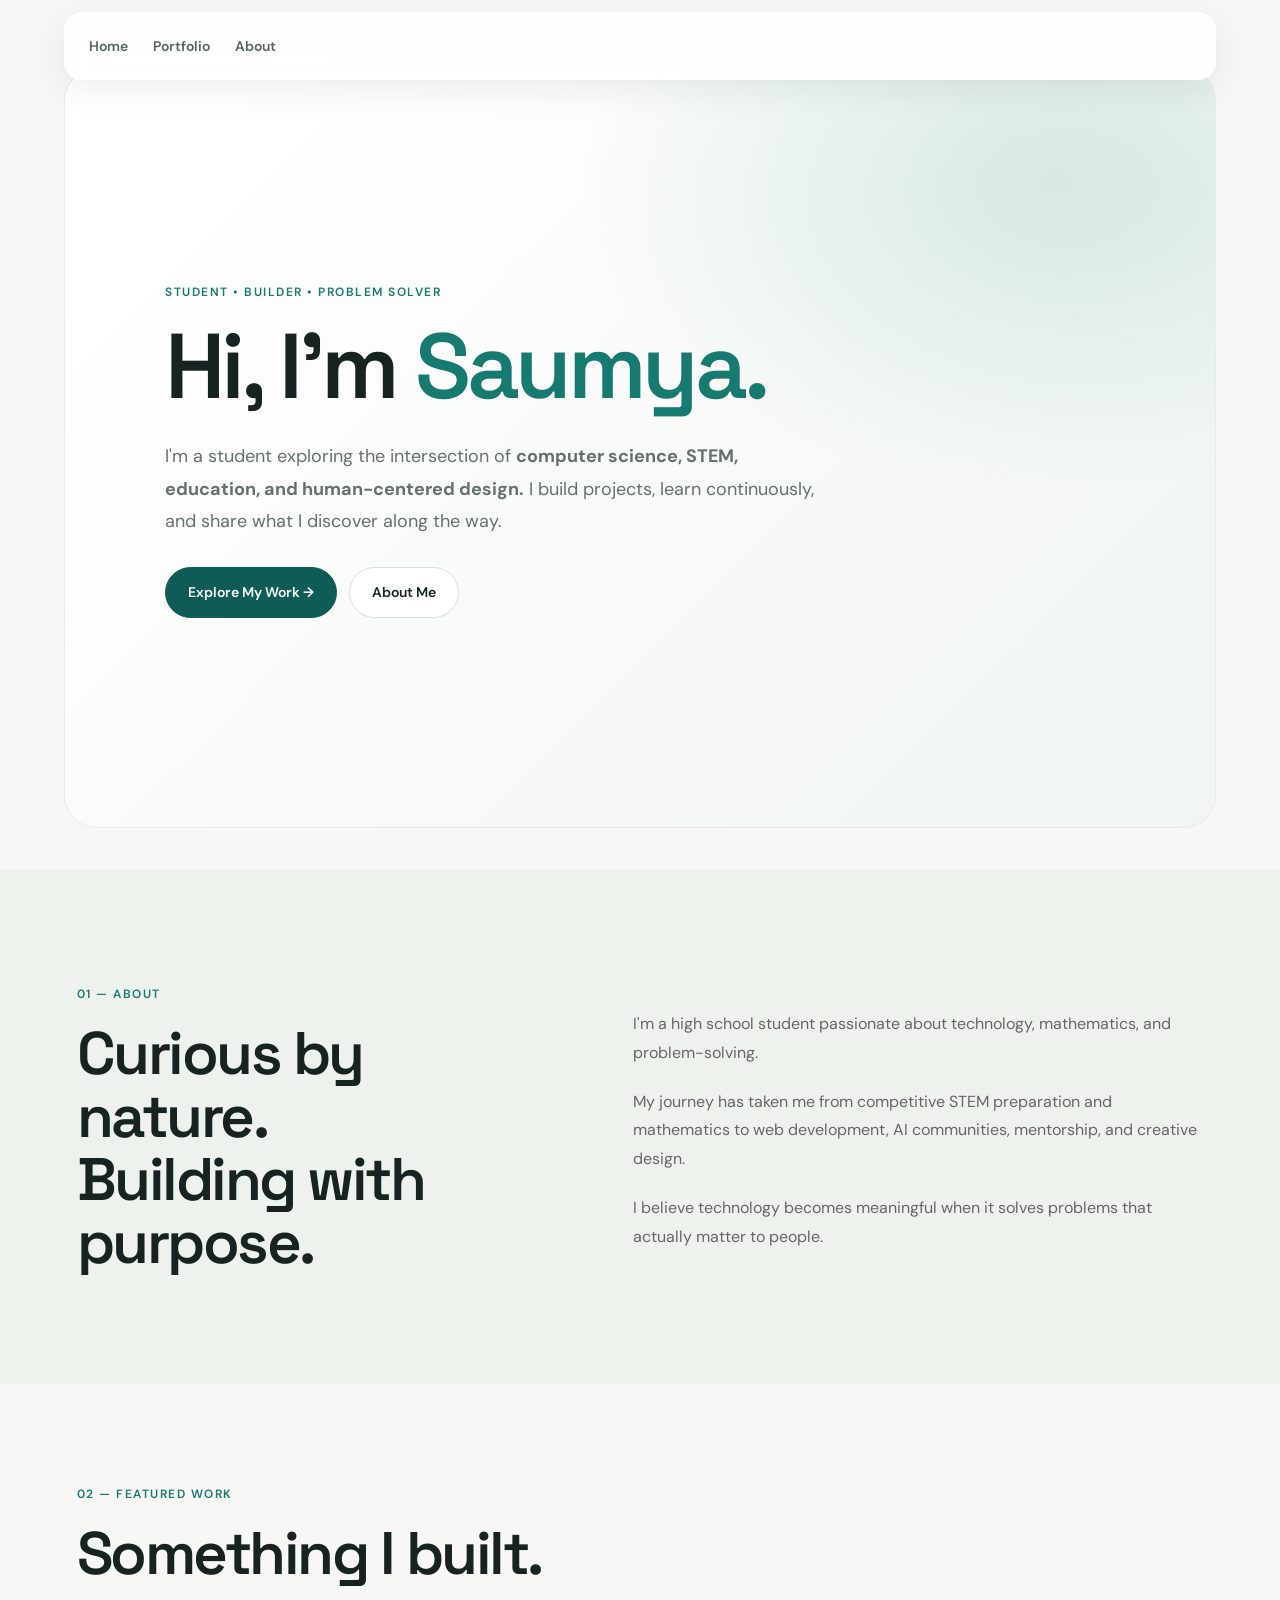
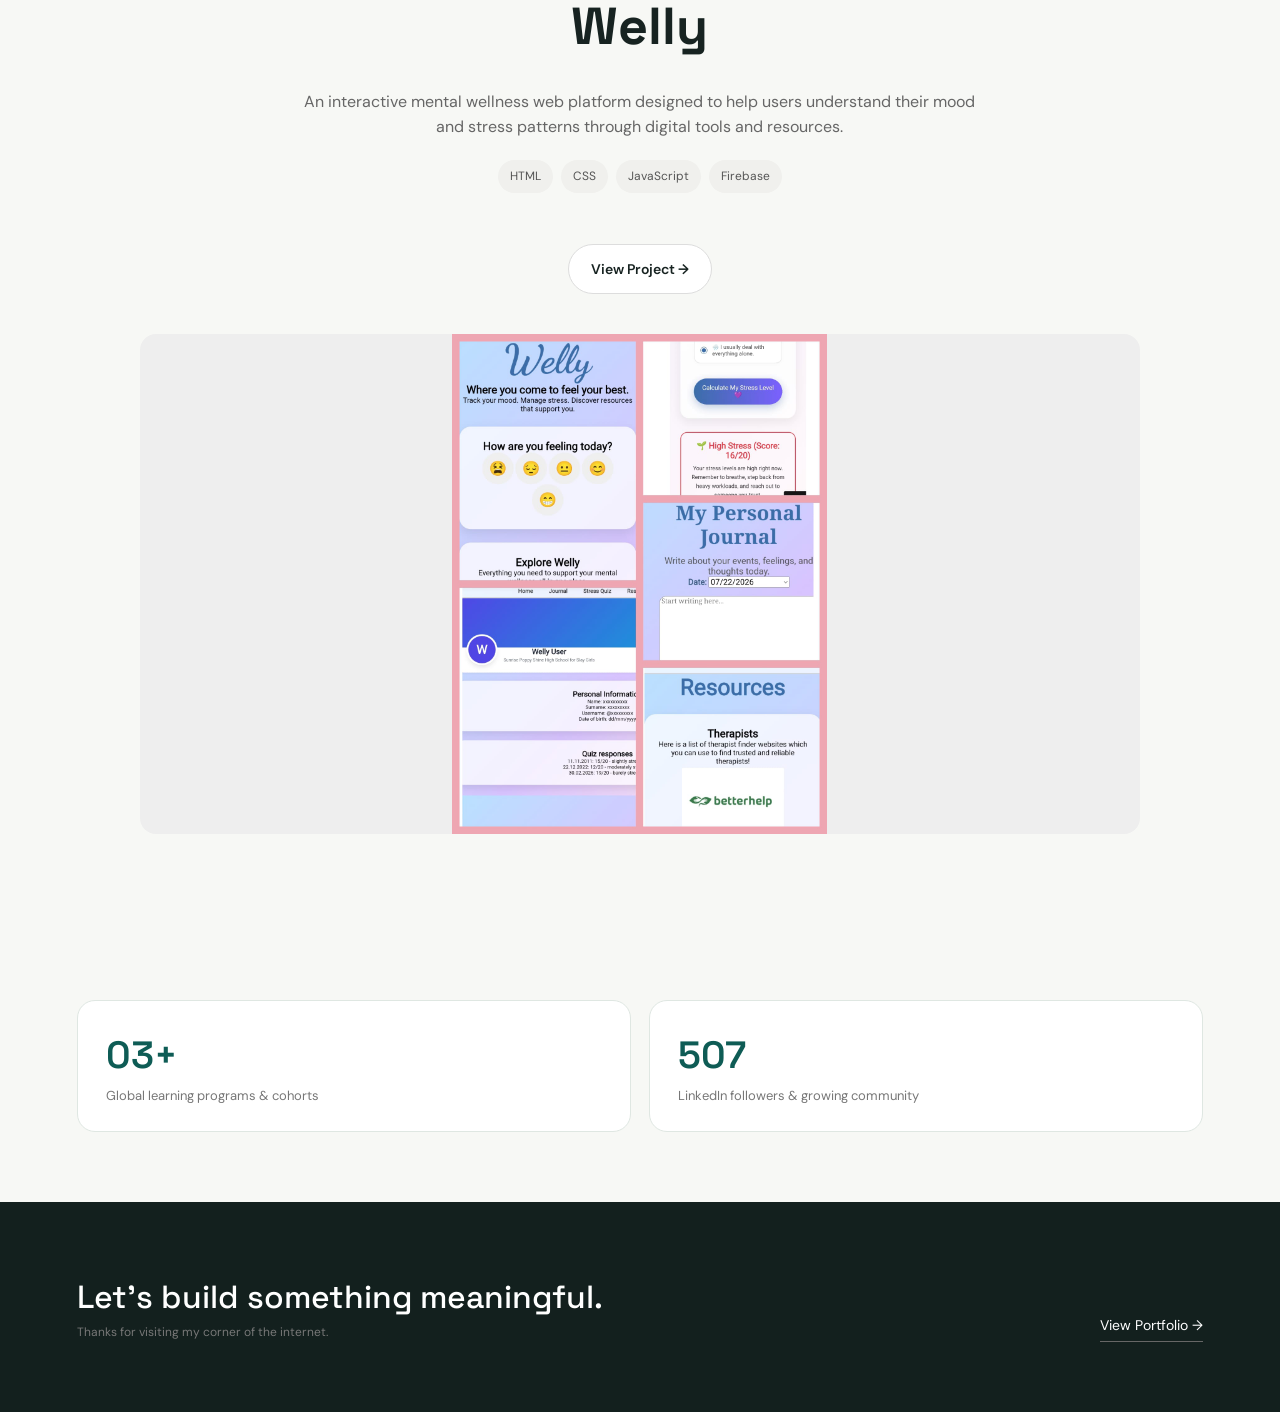
<file: index.html>
<!DOCTYPE html>
<html lang="en">

<head>
    <meta charset="UTF-8">
    <meta name="viewport" content="width=device-width, initial-scale=1.0">

    <title>Saumya Gangwar | Student • Builder • Problem Solver</title>

    <!-- Connect CSS -->
    <link rel="stylesheet" href="style.css?v=refresh-20261023">
</head>

<body>

    <!-- Navigation -->
    <nav>

        <ul class="nav-links">
            <li><a href="index.html">Home</a></li>
            <li><a href="portfolio.html">Portfolio</a></li>
            <li><a href="#about">About</a></li>
        </ul>
    </nav>


    <!-- Hero Section -->
    <section class="hero">

        <div class="hero-content">

            <p class="eyebrow">
                STUDENT • BUILDER • PROBLEM SOLVER
            </p>

            <h1>
                Hi, I'm <span>Saumya.</span>
            </h1>

            <p class="hero-description">
                I'm a student exploring the intersection of
                <strong>computer science, STEM, education, and human-centered design.</strong>
                I build projects, learn continuously, and share what I discover along the way.
            </p>

            <div class="buttons">

                <a href="portfolio.html" class="btn primary">
                    Explore My Work →
                </a>

                <a href="#about" class="btn">
                    About Me
                </a>

            </div>

        </div>

    </section>


    <!-- About Section -->
    <section class="about" id="about">

        <div class="about-grid">

            <div>

                <p class="section-label">
                    01 — ABOUT
                </p>

                <h2>
                    Curious by nature.<br>
                    Building with purpose.
                </h2>

            </div>

            <div class="about-text">

                <p>
                    I'm a high school student passionate about technology,
                    mathematics, and problem-solving.
                </p>

                <p>
                    My journey has taken me from competitive STEM preparation
                    and mathematics to web development, AI communities,
                    mentorship, and creative design.
                </p>

                <p>
                    I believe technology becomes meaningful when it solves
                    problems that actually matter to people.
                </p>

            </div>

        </div>

    </section>


    <!--featured projects -->
<section class="project-section">

    <p class="section-label">
        02 — FEATURED WORK
    </p>

    <h2>
        Something I built.
    </h2>

    <div class="portfolio-project">

        <div class="project-info">

            <h3>Welly</h3>

            <p>
                An interactive mental wellness web platform designed
                to help users understand their mood and stress patterns
                through digital tools and resources.
            </p>

            <div class="tags">
                <span class="tag">HTML</span>
                <span class="tag">CSS</span>
                <span class="tag">JavaScript</span>
                <span class="tag">Firebase</span>
            </div>

            <br>

            <a href="portfolio.html" class="btn">
                View Project →
            </a>

        </div>

        <div class="project-visual">
            <img src="welly.jpeg"
                 alt="Welly mental wellness platform">
        </div>

    </div>

</section>
    <!-- Statistics -->
    <section class="stats">

        <div class="stat">

            <div class="stat-number">
                03+
            </div>

            <p>
                Global learning programs & cohorts
            </p>

        </div>


        <div class="stat">

            <div class="stat-number">
                507
            </div>

            <p>
                LinkedIn followers & growing community
            </p>

        </div>

    </section>


    <!-- Footer -->
    <footer>

        <div>

            <h2>
                Let's build something meaningful.
            </h2>

            <p>
                Thanks for visiting my corner of the internet.
            </p>

        </div>

        <a href="portfolio.html" class="footer-link">
            View Portfolio →
        </a>

    </footer>

</body>

</html>
</file>
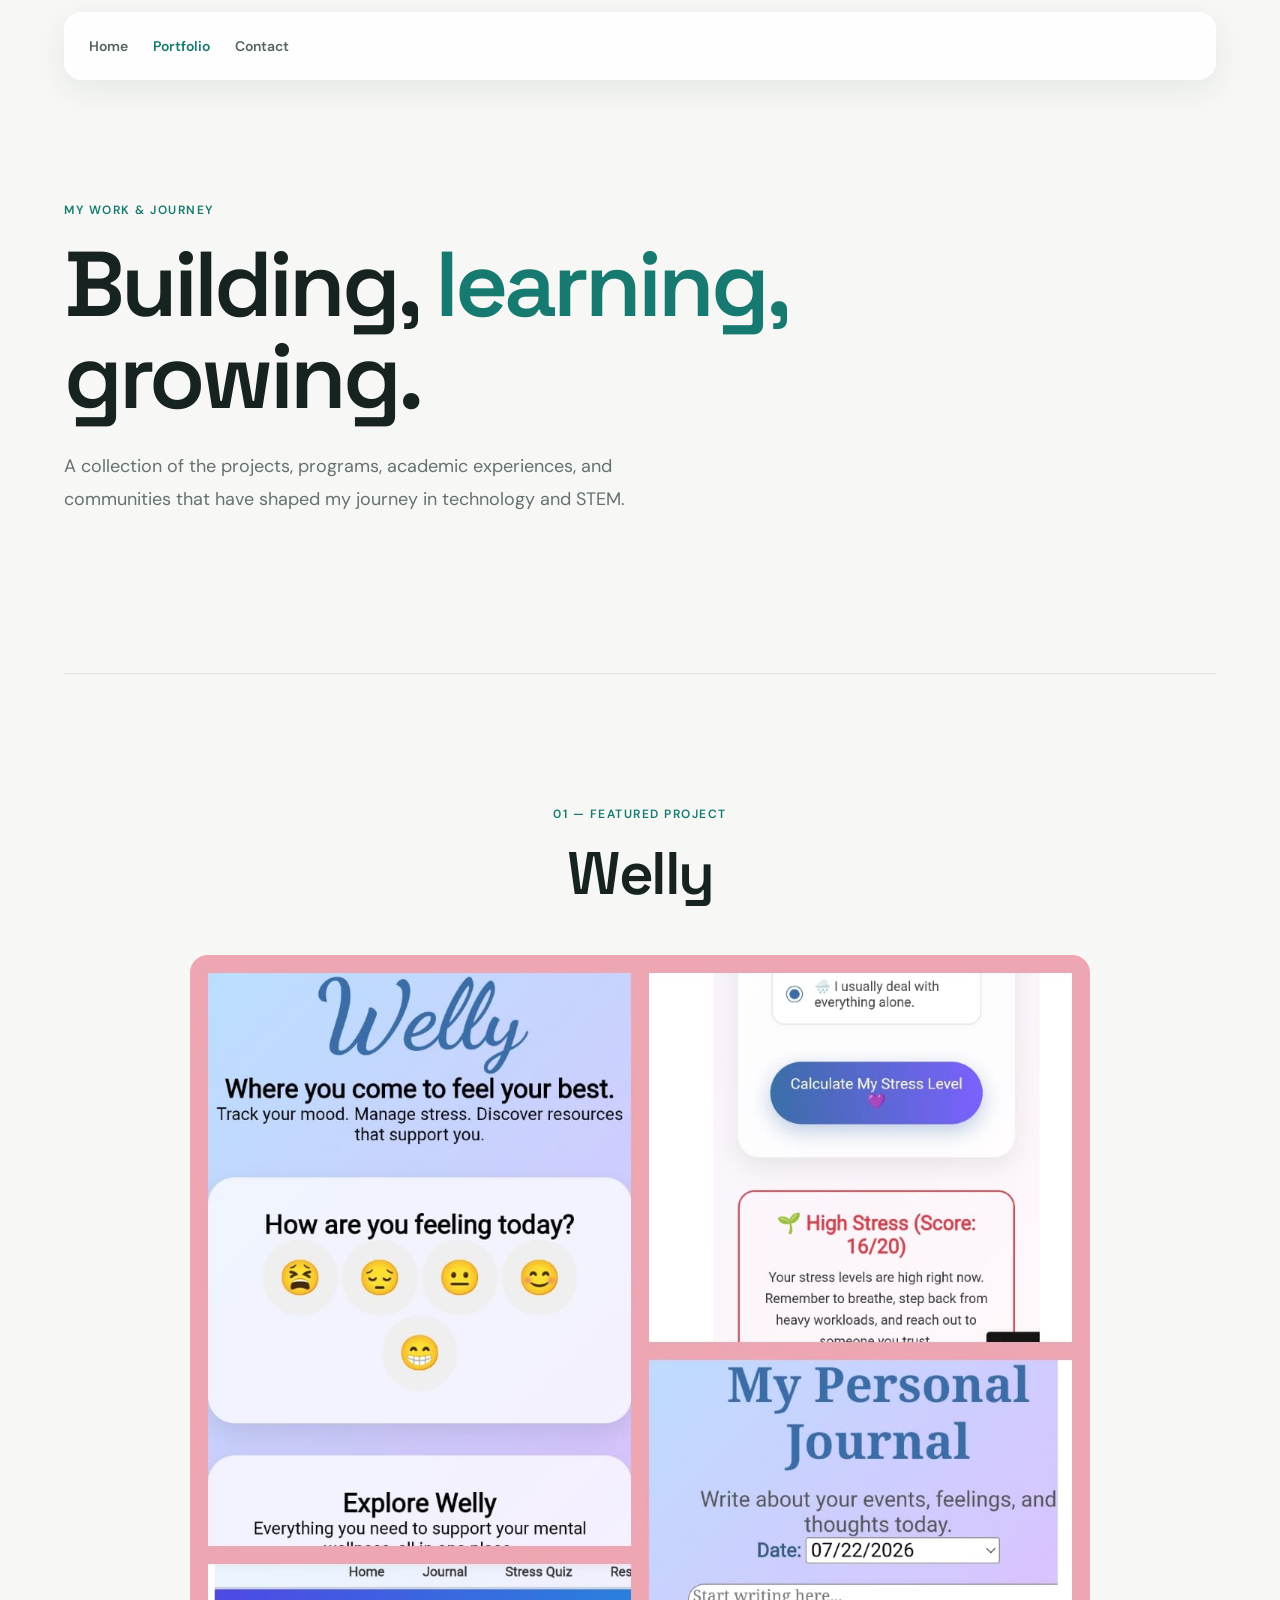
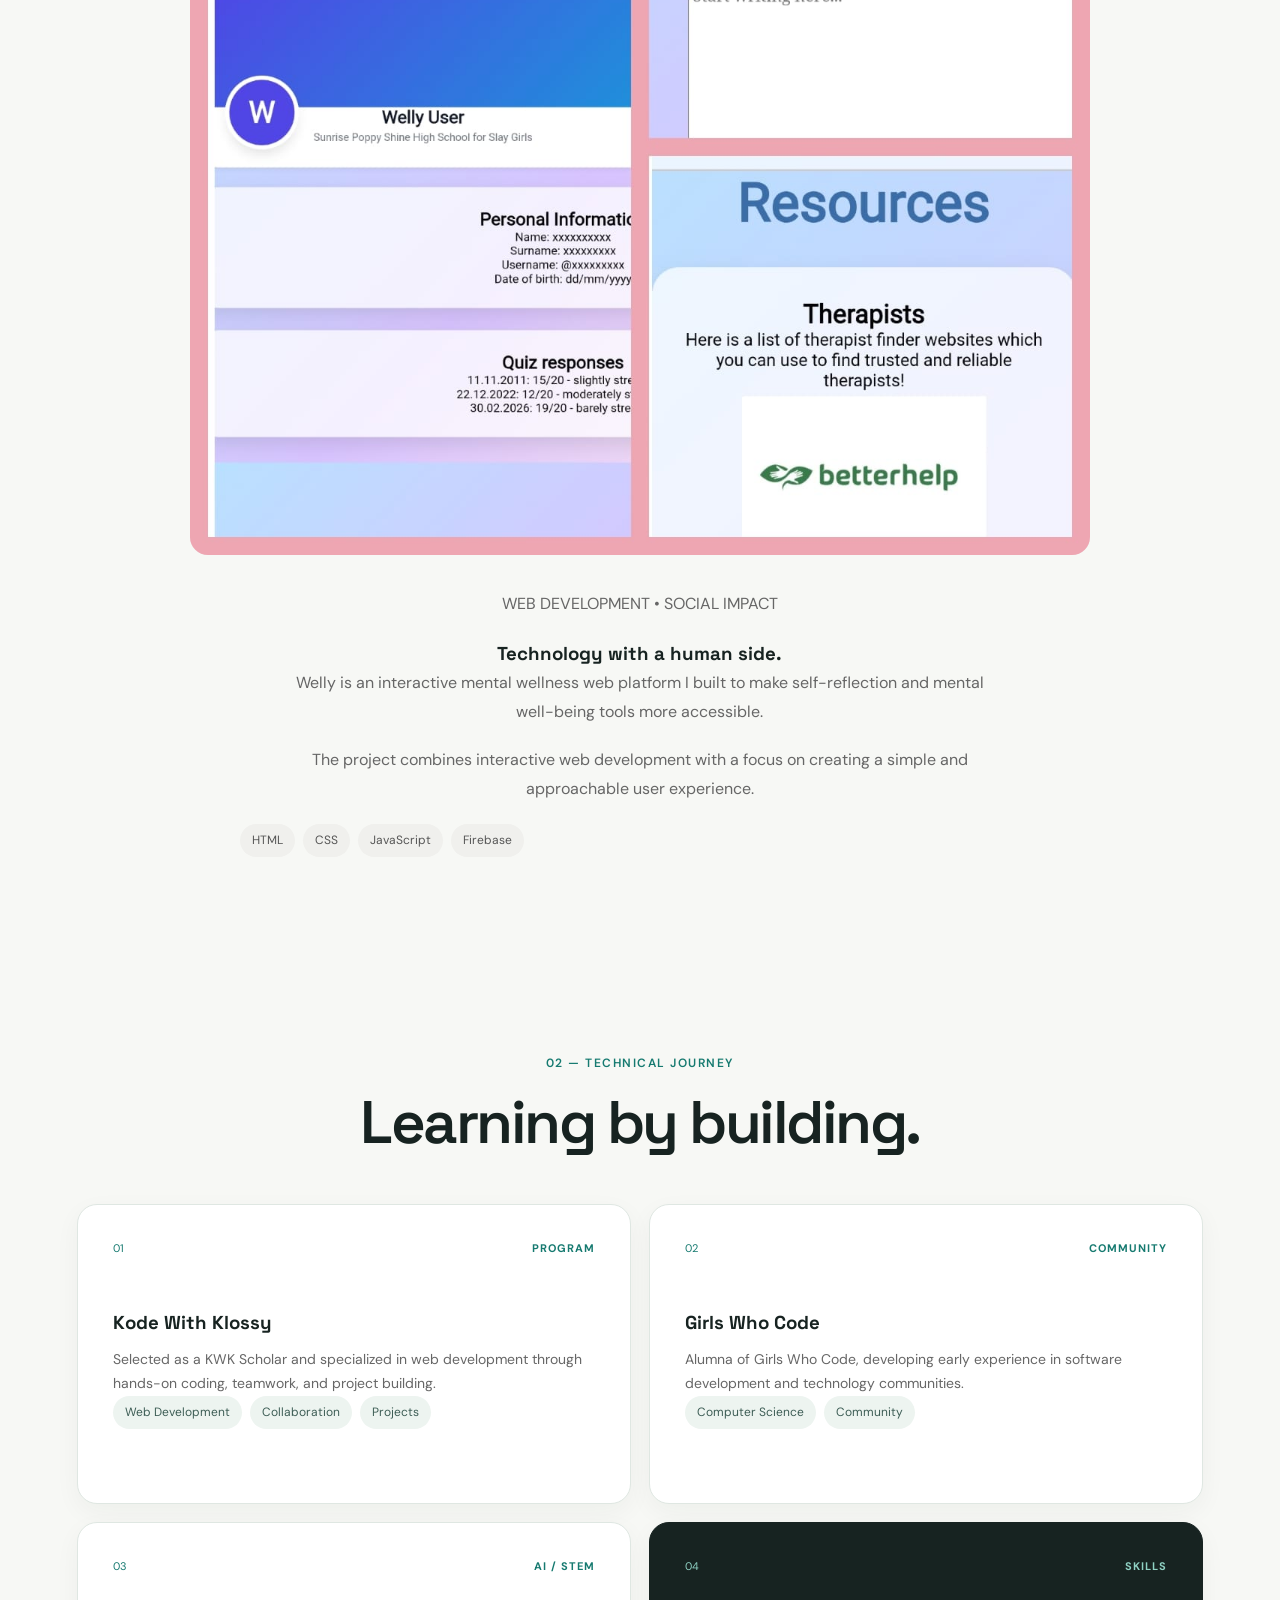
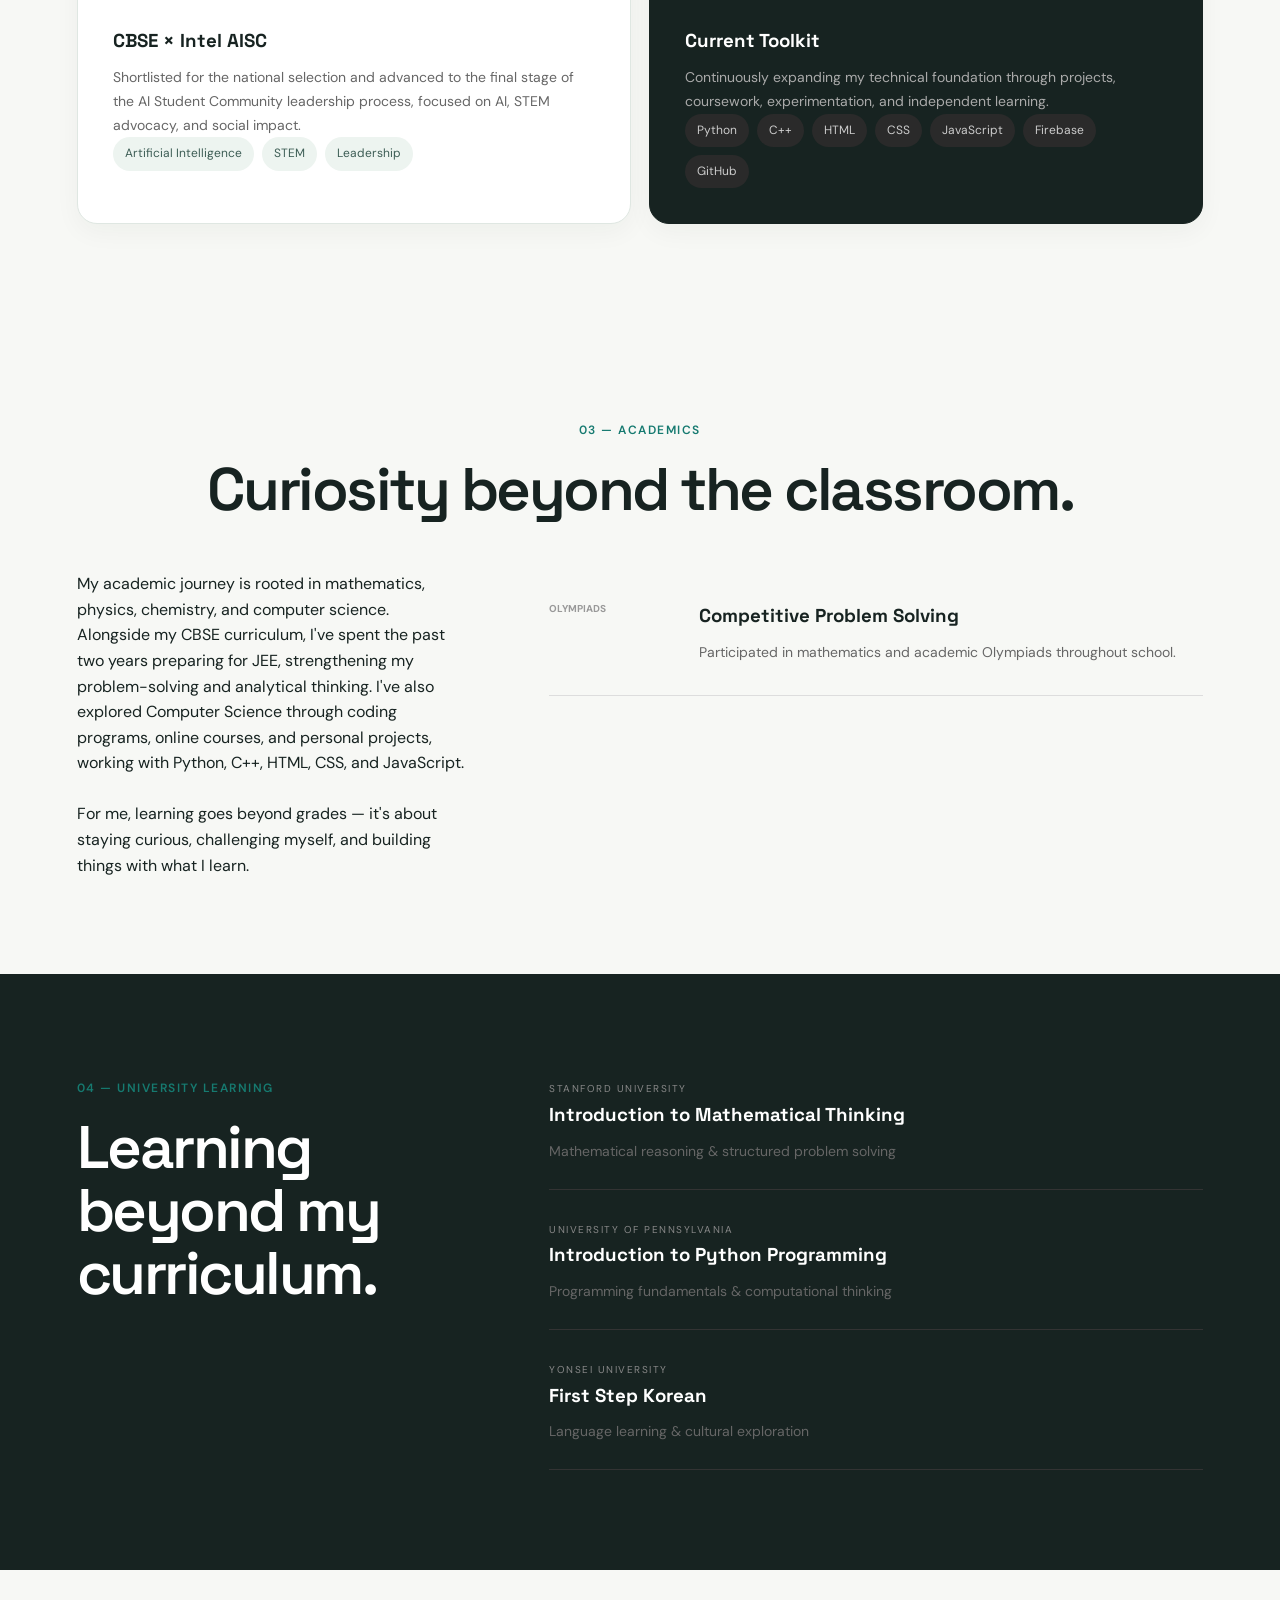
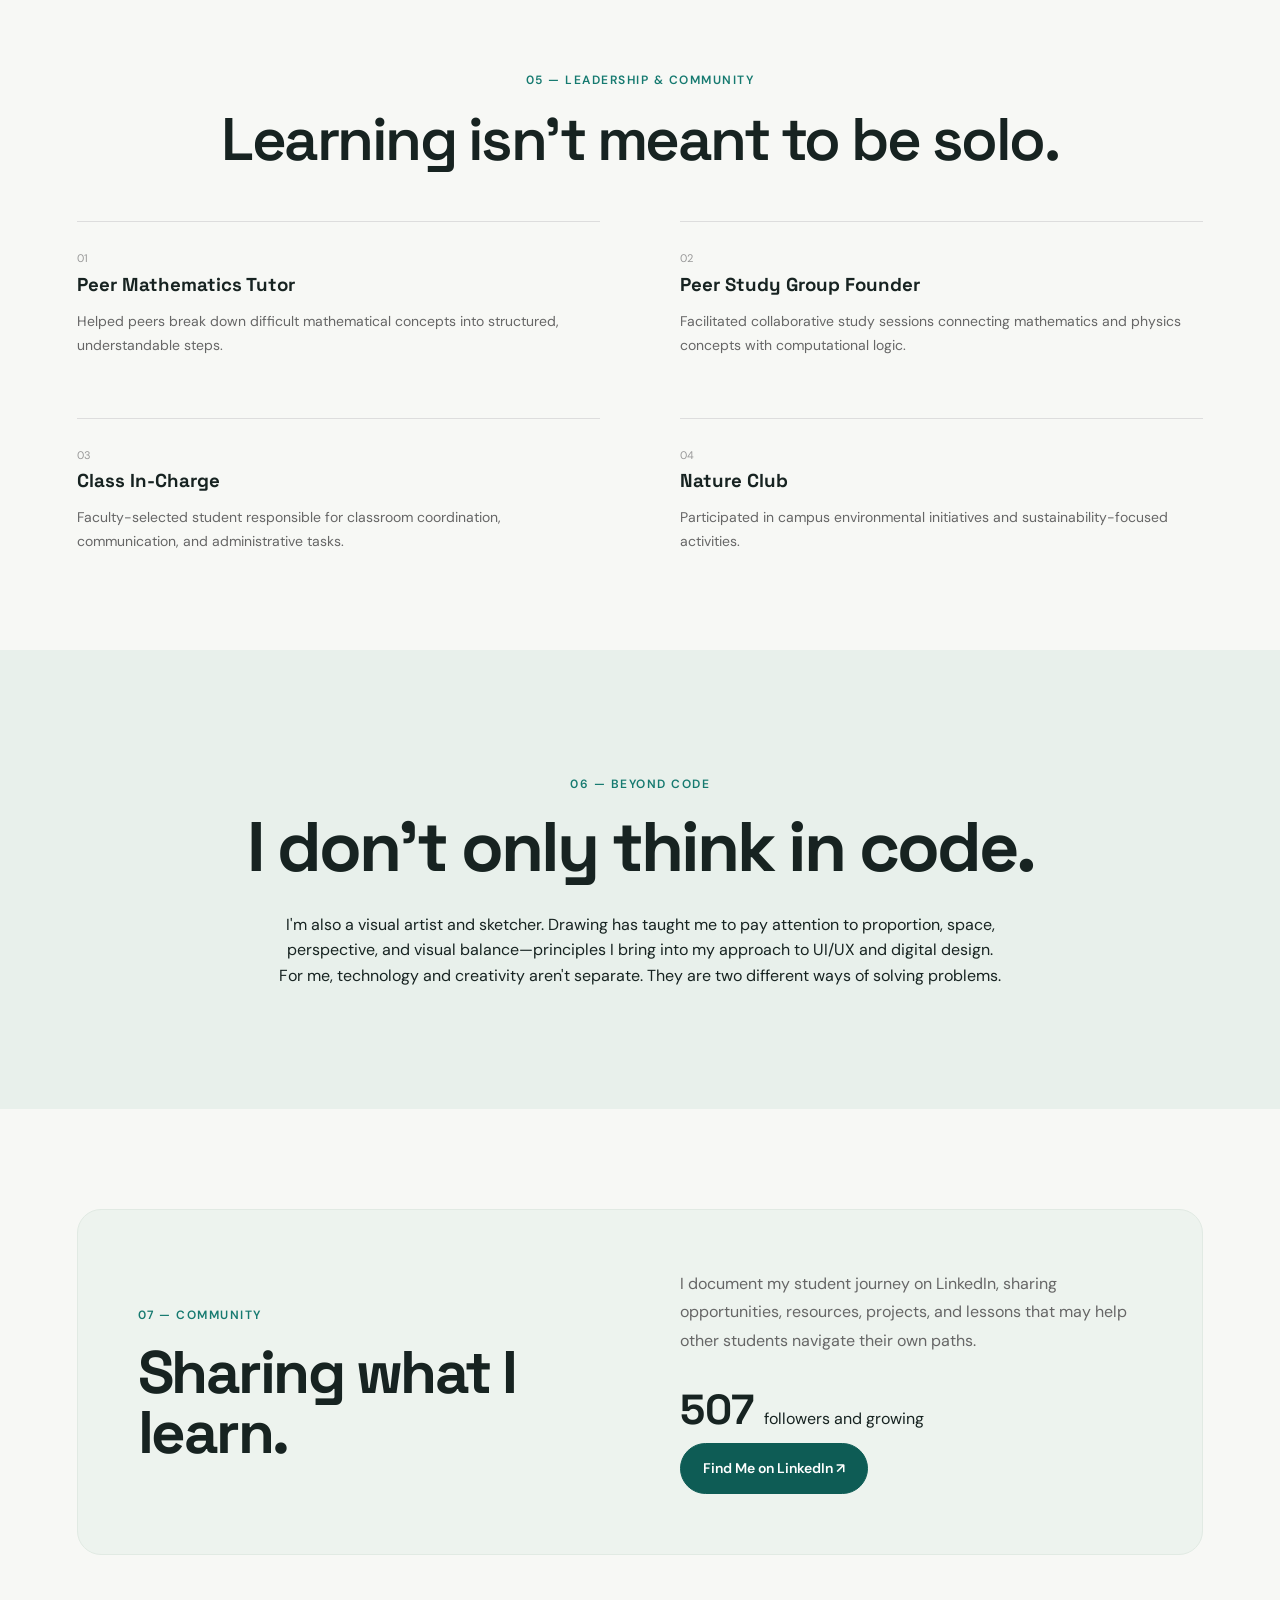
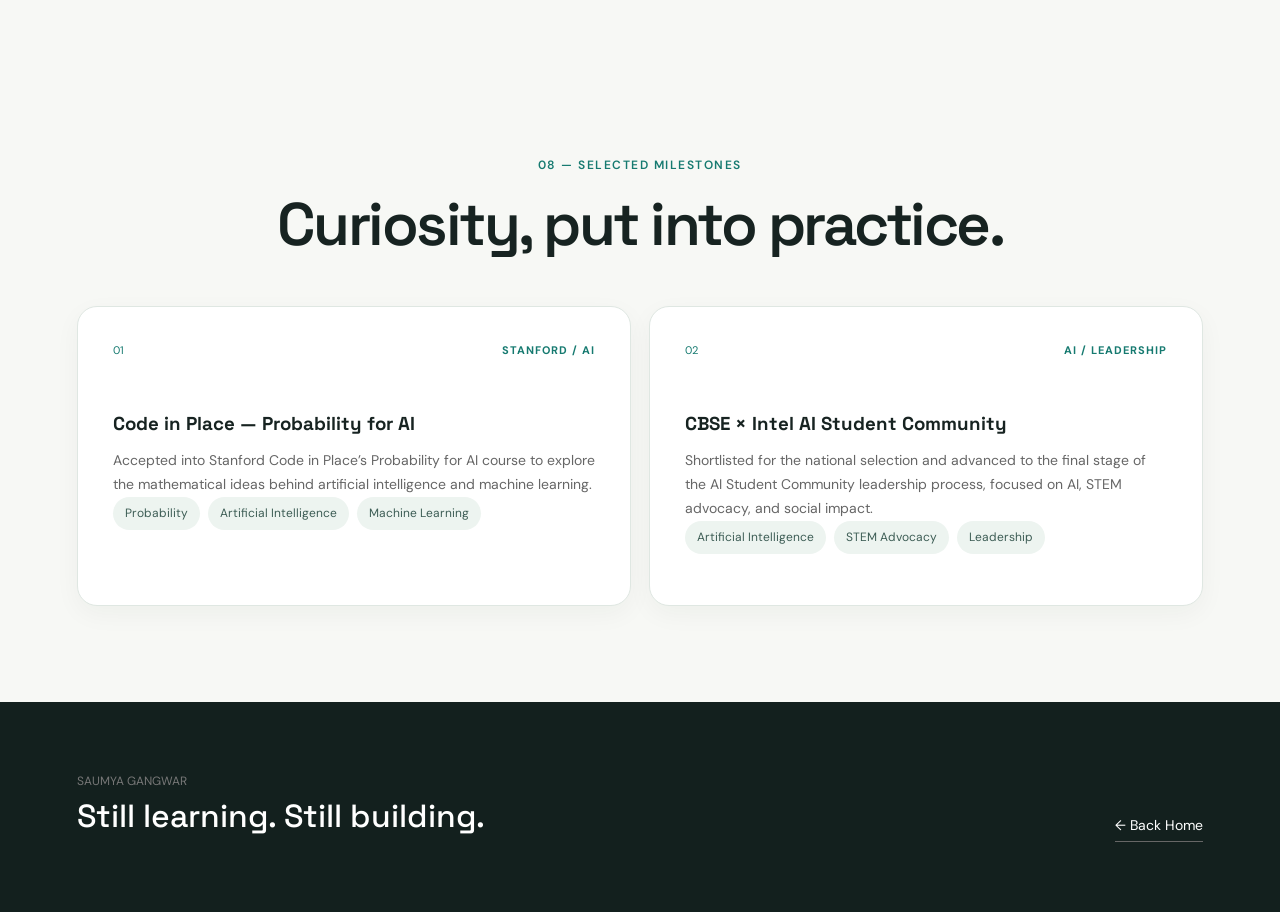
<file: portfolio.html>
<!DOCTYPE html>
<html lang="en">

<head>
    <meta charset="UTF-8">
    <meta name="viewport" content="width=device-width, initial-scale=1.0">

    <title>Portfolio | Saumya Gangwar</title>

    <link rel="stylesheet" href="style.css?v=refresh-20261023">
</head>

<body>

    <!-- ================= NAVIGATION ================= -->

    <nav>
        
        <ul class="nav-links">
            <li>
                <a href="index.html">Home</a>
            </li>

            <li>
                <a href="portfolio.html" class="active">Portfolio</a>
            </li>

            <li>
                <a href="#contact">Contact</a>
            </li>
        </ul>
    </nav>


    <!-- ================= PORTFOLIO HERO ================= -->

    <header class="portfolio-hero">

        <div class="portfolio-hero-inner">

            <p class="eyebrow">
                MY WORK & JOURNEY
            </p>

            <h1>
                Building,
                <span>learning,</span>
                growing.
            </h1>

            <p class="portfolio-intro">
                A collection of the projects, programs, academic
                experiences, and communities that have shaped my
                journey in technology and STEM.
            </p>

        </div>

    </header>


    <!-- ================= FEATURED PROJECT ================= -->

    <section class="portfolio-section featured-work">

        <div class="section-heading">

            <div>
                <p class="section-label">
                    01 — FEATURED PROJECT
                </p>

                <h2>
                    Welly
                </h2>
            </div>

            <p class="section-number">
                01
            </p>

        </div>


        <!-- WELLY PROJECT -->

        <div class="featured-project">

            <!-- IMAGE -->

            <div class="project-image">

                <img
                    src="welly.jpeg"
                    alt="Welly mental wellness platform"
                >

            </div>


            <!-- PROJECT INFORMATION -->

            <div class="featured-content">

                <p class="project-category">
                    WEB DEVELOPMENT • SOCIAL IMPACT
                </p>

                <h3>
                    Technology with a
                    human side.
                </h3>

                <p>
                    Welly is an interactive mental wellness web
                    platform I built to make self-reflection and
                    mental well-being tools more accessible.
                </p>

                <p>
                    The project combines interactive web development
                    with a focus on creating a simple and approachable
                    user experience.
                </p>


                <!-- TECHNOLOGIES -->

                <div class="tech-stack">

                    <span>HTML</span>
                    <span>CSS</span>
                    <span>JavaScript</span>
                    <span>Firebase</span>

                </div>

            </div>

        </div>

    </section>


    <!-- ================= TECHNICAL JOURNEY ================= -->

    <section class="portfolio-section light-section">

        <div class="section-heading">

            <div>

                <p class="section-label">
                    02 — TECHNICAL JOURNEY
                </p>

                <h2>
                    Learning by building.
                </h2>

            </div>

            <p class="section-number">
                02
            </p>

        </div>


        <div class="experience-grid">


            <!-- KODE WITH KLOSSY -->

            <article class="experience-card">

                <div class="card-top">

                    <span class="card-number">
                        01
                    </span>

                    <span class="card-type">
                        PROGRAM
                    </span>

                </div>

                <h3>
                    Kode With Klossy
                </h3>

                <p>
                    Selected as a KWK Scholar and specialized in
                    web development through hands-on coding,
                    teamwork, and project building.
                </p>

                <div class="card-tags">

                    <span>Web Development</span>
                    <span>Collaboration</span>
                    <span>Projects</span>

                </div>

            </article>


            <!-- GIRLS WHO CODE -->

            <article class="experience-card">

                <div class="card-top">

                    <span class="card-number">
                        02
                    </span>

                    <span class="card-type">
                        COMMUNITY
                    </span>

                </div>

                <h3>
                    Girls Who Code
                </h3>

                <p>
                    Alumna of Girls Who Code, developing early
                    experience in software development and
                    technology communities.
                </p>

                <div class="card-tags">

                    <span>Computer Science</span>
                    <span>Community</span>

                </div>

            </article>


            <!-- AI STUDENT COMMUNITY -->

            <article class="experience-card">

                <div class="card-top">

                    <span class="card-number">
                        03
                    </span>

                    <span class="card-type">
                        AI / STEM
                    </span>

                </div>

                <h3>
                    CBSE × Intel AISC
                </h3>

                <p>
                    Shortlisted for the national selection and advanced to the final stage of the AI Student Community leadership process, focused on AI, STEM advocacy, and social impact.
                </p>

                <div class="card-tags">

                    <span>Artificial Intelligence</span>
                    <span>STEM</span>
                    <span>Leadership</span>

                </div>

            </article>


            <!-- SKILLS -->

            <article class="experience-card dark-card">

                <div class="card-top">

                    <span class="card-number">
                        04
                    </span>

                    <span class="card-type">
                        SKILLS
                    </span>

                </div>

                <h3>
                    Current Toolkit
                </h3>

                <p>
                    Continuously expanding my technical foundation
                    through projects, coursework, experimentation,
                    and independent learning.
                </p>

                <div class="card-tags">

                    <span>Python</span>
                    <span>C++</span>
                    <span>HTML</span>
                    <span>CSS</span>
                    <span>JavaScript</span>
                    <span>Firebase</span>
                    <span>GitHub</span>

                </div>

            </article>

        </div>

    </section>


    <!-- ================= ACADEMICS ================= -->

    <section class="portfolio-section">

        <div class="section-heading">

            <div>

                <p class="section-label">
                    03 — ACADEMICS
                </p>

                <h2>
                    Curiosity beyond
                    the classroom.
                </h2>

            </div>

            <p class="section-number">
                03
            </p>

        </div>


        <div class="academic-layout">


            <div class="academic-intro">

               <p>
    My academic journey is rooted in mathematics,
    physics, chemistry, and computer science.
</p>

<p>
    Alongside my CBSE curriculum, I've spent the past two years
    preparing for JEE, strengthening my problem-solving and
    analytical thinking. I've also explored Computer Science
    through coding programs, online courses, and personal projects,
    working with Python, C++, HTML, CSS, and JavaScript.
    <br><br>
    For me, learning goes beyond grades — it's about staying
    curious, challenging myself, and building things with what I learn.
</p>
            </div>


            <div class="academic-list">


                


              
                    


                <div class="academic-item">

                    <span class="academic-year">
                        OLYMPIADS
                    </span>

                    <div>

                        <h3>
                            Competitive Problem Solving
                        </h3>

                        <p>
                            Participated in mathematics and
                            academic Olympiads throughout school.
                        </p>

                    </div>

                </div>

            </div>

        </div>

    </section>


    <!-- ================= COURSES ================= -->

    <section class="credentials">

        <div class="credentials-inner">

            <div>

                <p class="section-label">
                    04 — UNIVERSITY LEARNING
                </p>

                <h2>
                    Learning beyond
                    my curriculum.
                </h2>

            </div>


            <div class="course-list">


                <div class="course">

                    <span>
                        STANFORD UNIVERSITY
                    </span>

                    <h3>
                        Introduction to Mathematical Thinking
                    </h3>

                    <p>
                        Mathematical reasoning & structured
                        problem solving
                    </p>

                </div>


                <div class="course">

                    <span>
                        UNIVERSITY OF PENNSYLVANIA
                    </span>

                    <h3>
                        Introduction to Python Programming
                    </h3>

                    <p>
                        Programming fundamentals &
                        computational thinking
                    </p>

                </div>


                <div class="course">

                    <span>
                        YONSEI UNIVERSITY
                    </span>

                    <h3>
                        First Step Korean
                    </h3>

                    <p>
                        Language learning & cultural exploration
                    </p>

                </div>

            </div>

        </div>

    </section>


    <!-- ================= LEADERSHIP ================= -->

    <section class="portfolio-section">

        <div class="section-heading">

            <div>

                <p class="section-label">
                    05 — LEADERSHIP & COMMUNITY
                </p>

                <h2>
                    Learning isn't
                    meant to be solo.
                </h2>

            </div>

            <p class="section-number">
                05
            </p>

        </div>


        <div class="leadership-grid">


            <article>

                <span>01</span>

                <h3>
                    Peer Mathematics Tutor
                </h3>

                <p>
                    Helped peers break down difficult mathematical
                    concepts into structured, understandable steps.
                </p>

            </article>


            <article>

                <span>02</span>

                <h3>
                    Peer Study Group Founder
                </h3>

                <p>
                    Facilitated collaborative study sessions
                    connecting mathematics and physics concepts
                    with computational logic.
                </p>

            </article>


            <article>

                <span>03</span>

                <h3>
                    Class In-Charge
                </h3>

                <p>
                    Faculty-selected student responsible for
                    classroom coordination, communication,
                    and administrative tasks.
                </p>

            </article>


            <article>

                <span>04</span>

                <h3>
                    Nature Club
                </h3>

                <p>
                    Participated in campus environmental initiatives
                    and sustainability-focused activities.
                </p>

            </article>

        </div>

    </section>


    <!-- ================= CREATIVE SIDE ================= -->

    <section class="creative-section">

        <div class="creative-content">

            <p class="section-label">
                06 — BEYOND CODE
            </p>

            <h2>
                I don't only
                think in code.
            </h2>

            <p>
                I'm also a visual artist and sketcher. Drawing has
                taught me to pay attention to proportion, space,
                perspective, and visual balance—principles I bring
                into my approach to UI/UX and digital design.
            </p>

            <p>
                For me, technology and creativity aren't separate.
                They are two different ways of solving problems.
            </p>

        </div>

    </section>


    <!-- ================= COMMUNITY / CONTACT ================= -->

    <section class="community-section" id="contact">

        <div class="community-card">

            <div>

                <p class="section-label">
                    07 — COMMUNITY
                </p>

                <h2>
                    Sharing what
                    I learn.
                </h2>

            </div>


            <div class="community-text">

                <p>
                    I document my student journey on LinkedIn,
                    sharing opportunities, resources, projects,
                    and lessons that may help other students
                    navigate their own paths.
                </p>


                <div class="community-stat">

                    <strong>
                        507
                    </strong>

                    <span>
                        followers and growing
                    </span>

                </div>


                <a
                    href="https://www.linkedin.com/in/saumya-gangwar-92117240a/"
                    class="btn primary"
                    target="_blank"
                    rel="noopener noreferrer"
                >
                    Find Me on LinkedIn ↗
                </a>

            </div>

        </div>

    </section>




    <section class="portfolio-section light-section">
        <div class="section-heading">
            <div>
                <p class="section-label">08 — SELECTED MILESTONES</p>
                <h2>Curiosity, put into practice.</h2>
            </div>
            <p class="section-number">08</p>
        </div>
        <div class="experience-grid">
            <article class="experience-card">
                <div class="card-top"><span class="card-number">01</span><span class="card-type">STANFORD / AI</span></div>
                <h3>Code in Place — Probability for AI</h3>
                <p>Accepted into Stanford Code in Place’s Probability for AI course to explore the mathematical ideas behind artificial intelligence and machine learning.</p>
                <div class="card-tags"><span>Probability</span><span>Artificial Intelligence</span><span>Machine Learning</span></div>
            </article>
            <article class="experience-card">
                <div class="card-top"><span class="card-number">02</span><span class="card-type">AI / LEADERSHIP</span></div>
                <h3>CBSE × Intel AI Student Community</h3>
                <p>Shortlisted for the national selection and advanced to the final stage of the AI Student Community leadership process, focused on AI, STEM advocacy, and social impact.</p>
                <div class="card-tags"><span>Artificial Intelligence</span><span>STEM Advocacy</span><span>Leadership</span></div>
            </article>
        </div>
    </section>

    <footer>

        <div>

            <p class="footer-small">
                SAUMYA GANGWAR
            </p>

            <h2>
                Still learning.
                Still building.
            </h2>

        </div>


        <a href="index.html">
            ← Back Home
        </a>

    </footer>


</body>

</html>
</file>
<file: style.css>
@import url('https://fonts.googleapis.com/css2?family=DM+Sans:wght@400;500;600;700&family=Space+Grotesk:wght@400;500;600;700&display=swap');

* {
    margin: 0;
    padding: 0;
    box-sizing: border-box;
}

html { scroll-behavior: smooth; }

body {
    font-family: "DM Sans", sans-serif;
    background: #fafafa;
    color: #171717;
    line-height: 1.6;
}

a {
    text-decoration: none;
    color: inherit;
}

.container,
nav,
.hero,
.project-section,
.portfolio-hero,
.portfolio-section,
.community-section,
.stats {
    width: 88%;
    max-width: 1200px;
    margin: auto;
}

h1, h2, h3, .logo, .stat-number,
.project-info h3, .featured-content h3 {
    font-family: "Space Grotesk", sans-serif;
}


/* NAVBAR */

nav {
    height: 80px;
    display: flex;
    justify-content: space-between;
    align-items: center;
}

.logo {
    font-size: 22px;
    font-weight: 700;
    letter-spacing: -1px;
}

.nav-links {
    display: flex;
    gap: 35px;
    list-style: none;
}

.nav-links a {
    font-size: 14px;
    color: #555;
    transition: .25s;
}

.nav-links a:hover { color: #111; }


/* HERO */

.hero {
    min-height: calc(100vh - 80px);
    display: flex;
    align-items: center;
}

.hero-content,
.portfolio-hero-inner {
    max-width: 850px;
}

.eyebrow,
.section-label {
    display: inline-block;
    font-size: 12px;
    font-weight: 600;
    letter-spacing: 1.5px;
    color: #888;
    margin-bottom: 18px;
}

.hero h1,
.portfolio-hero h1 {
    font-size: clamp(52px, 8vw, 92px);
    line-height: 1;
    letter-spacing: -4px;
    font-weight: 600;
    margin-bottom: 28px;
}

.hero h1 span,
.portfolio-hero h1 span { color: #777; }

.hero-description,
.portfolio-intro {
    max-width: 650px;
    font-size: 18px;
    line-height: 1.8;
    color: #666;
    margin-bottom: 30px;
}


/* BUTTONS */

.buttons {
    display: flex;
    gap: 12px;
    flex-wrap: wrap;
}

.btn {
    display: inline-flex;
    justify-content: center;
    align-items: center;
    padding: 12px 20px;
    border: 1px solid #ddd;
    border-radius: 8px;
    background: white;
    font-size: 14px;
    font-weight: 600;
    transition: .25s;
}

.btn:hover {
    transform: translateY(-2px);
    border-color: #aaa;
}

.btn.primary {
    background: #171717;
    color: white;
}


/* ABOUT */

.about {
    padding: 110px 0;
    background: #f1f1ee;
}

.about-grid {
    width: 88%;
    max-width: 1200px;
    margin: auto;
    display: grid;
    grid-template-columns: .9fr 1.1fr;
    gap: 90px;
}

.about h2,
.project-section h2,
.section-heading h2,
.credentials h2 {
    font-size: clamp(38px, 5vw, 60px);
    line-height: 1.05;
    letter-spacing: -2.5px;
    font-weight: 600;
}

.about-text {
    padding-top: 30px;
    max-width: 600px;
}

.about-text p,
.featured-content p,
.community-text p {
    color: #666;
    line-height: 1.8;
    margin-bottom: 20px;
}

/* IMAGE */
.project-visual,
.project-image {
    width: 100%;
    height: 360px;
    border-radius: 16px;
    overflow: hidden;
    background: #eee;
}

.project-visual img,
.project-image img {
    width: 100%;
    height: 100%;
    object-fit: contain;
    display: block;
}


/* TAGS */

.tags,
.tech-stack,
.card-tags {
    display: flex;
    flex-wrap: wrap;
    gap: 8px;
}

.tags { margin-bottom: 25px; }

.tag,
.tech-stack span,
.card-tags span {
    padding: 7px 12px;
    border-radius: 50px;
    background: #f0f0ed;
    color: #555;
    font-size: 12px;
}
/* PORTFOLIO FEATURED PROJECT */

.portfolio-project {
    max-width: 1000px;
    margin: 0 auto;
    text-align: center;
}

.portfolio-project .project-info {
    max-width: 800px;
    margin: 0 auto 40px;
}

.portfolio-project .project-info h3 {
    font-size: 52px;
    margin-bottom: 20px;
}

.portfolio-project .project-info p {
    max-width: 700px;
    margin: 0 auto 20px;
    color: #666;
}

.portfolio-project .tags {
    justify-content: center;
}

.portfolio-project .project-visual {
    width: 100%;
    height: 500px;
}

.portfolio-project .project-visual img {
    width: 100%;
    height: 100%;
    object-fit: contain;
}

/* STATS */

.stats {
    padding: 70px 0;
    display: grid;
    grid-template-columns: repeat(3, 1fr);
    border-block: 1px solid #e5e5e5;
}

.stat {
    padding: 10px 35px;
    border-right: 1px solid #e5e5e5;
}

.stat:first-child { padding-left: 0; }
.stat:last-child { border: 0; }

.stat-number {
    font-size: 38px;
    font-weight: 600;
}

.stat p {
    font-size: 13px;
    color: #777;
}


/* FEATURED PROJECT */
.welly {
  text-align: center;
}
.featured-project {
    display: flex !important;
    flex-direction: column !important;
    align-items: center !important;
    text-align: center;
    gap: 30px;
}

.featured-project .project-category {
    text-align: center;
}

.featured-project .project-image {
    width: min(850px, 100%);
    height: 450px;
    margin: 0 auto;
}

.featured-project .project-image img {
    width: 100%;
    height: 100%;
    object-fit: contain;
    display: block;
}

.featured-content {
    width: 100%;
    max-width: 800px;
    margin: 0 auto;
    text-align: center;
}


/* EXPERIENCE */

.experience-grid,
.leadership-grid {
    display: grid;
    grid-template-columns: repeat(2, 1fr);
    gap: 18px;
}

.experience-card {
    padding: 35px;
    min-height: 300px;
    background: white;
    border: 1px solid #deded9;
    border-radius: 14px;
    transition: .25s;
}

.experience-card:hover {
    transform: translateY(-4px);
}

.card-top {
    display: flex;
    justify-content: space-between;
    margin-bottom: 50px;
}

.card-number,
.card-type {
    font-size: 11px;
    color: #999;
}

.card-type {
    font-weight: 700;
    letter-spacing: 1px;
}

.experience-card h3,
.academic-item h3,
.course h3,
.leadership-grid h3 {
    margin-bottom: 10px;
}

.experience-card p,
.academic-item p,
.course p,
.leadership-grid p {
    color: #666;
    font-size: 14px;
    line-height: 1.7;
}

.dark-card {
    background: #171717;
    color: white;
}

.dark-card p { color: #aaa; }
.dark-card .card-tags span {
    background: #2a2a2a;
    color: #ccc;
}


/* ACADEMICS */

.academic-layout,
.credentials-inner,
.community-card {
    display: grid;
    grid-template-columns: .75fr 1.25fr;
    gap: 80px;
}

.academic-item {
    display: grid;
    grid-template-columns: 120px 1fr;
    gap: 30px;
    padding: 30px 0;
    border-bottom: 1px solid #ddd;
}

.academic-year {
    font-size: 10px;
    font-weight: 700;
    color: #999;
}


/* CREDENTIALS */

.credentials {
    padding: 100px 6%;
    background: #171717;
    color: white;
}

.credentials-inner {
    max-width: 1200px;
    margin: auto;
}

.credentials h2 {
    margin-bottom: 20px;
}

.course {
    padding: 25px 0;
    border-bottom: 1px solid #333;
}

.course:first-child { padding-top: 0; }

.course span {
    font-size: 10px;
    letter-spacing: 1.5px;
    color: #888;
}


/* LEADERSHIP */

.leadership-grid {
    gap: 60px 80px;
}

.leadership-grid article {
    border-top: 1px solid #ddd;
    padding-top: 22px;
}

.leadership-grid article > span {
    font-size: 11px;
    color: #999;
}


/* CREATIVE */

.creative-section {
    padding: 120px 6%;
    background: #e8eee9;
    text-align: center;
}

.creative-content {
    max-width: 800px;
    margin: auto;
}

.creative-content h2 {
    font-size: clamp(42px, 6vw, 70px);
    line-height: 1;
    letter-spacing: -3px;
    margin-bottom: 30px;
}


/* COMMUNITY */

.community-section {
    padding: 100px 0;
}

.community-card {
    grid-template-columns: 1fr 1fr;
    padding: 60px;
    background: #f1f1ee;
    border-radius: 18px;
    align-items: center;
}

.community-card h2 {
    font-size: clamp(40px, 5vw, 60px);
    line-height: 1;
    letter-spacing: -2.5px;
}

.community-stat {
    display: flex;
    align-items: baseline;
    gap: 10px;
}

.community-stat strong {
    font-family: "Space Grotesk";
    font-size: 42px;
}


/* FOOTER */

footer {
    padding: 70px 6%;
    background: #171717;
    color: white;
    display: flex;
    justify-content: space-between;
    align-items: flex-end;
    gap: 30px;
}

footer h2 {
    font-family: "Space Grotesk";
    font-size: 32px;
    font-weight: 500;
}

footer p,
.footer-small {
    color: #777;
    font-size: 12px;
}

.footer-link,
footer > a {
    font-size: 14px;
    border-bottom: 1px solid #666;
    padding-bottom: 5px;
}


/* MOBILE */

@media (max-width: 768px) {

    .container,
    nav,
    .hero,
    .project-section,
    .portfolio-hero,
    .portfolio-section,
    .community-section,
    .stats {
        width: 90%;
    }

    .nav-links { gap: 18px; }
    .nav-links a { font-size: 13px; }

    .hero { min-height: 85vh; }

    .hero h1,
    .portfolio-hero h1 {
        font-size: clamp(48px, 14vw, 70px);
        letter-spacing: -3px;
    }

    .hero-description,
    .portfolio-intro {
        font-size: 16px;
    }

    .about {
        padding: 80px 0;
    }

    .about-grid,
    .project-card,
    .featured-project,
    .academic-layout,
    .credentials-inner,
    .community-card,
    .experience-grid,
    .leadership-grid {
        grid-template-columns: 1fr;
    }

    .about-grid {
        width: 90%;
        gap: 30px;
    }

    .about-text { padding-top: 0; }

    .project-section,
    .portfolio-section {
        padding: 75px 0;
    }

    .project-card {
        padding: 25px;
        gap: 30px;
    }

    .project-visual { min-height: 220px; }

    .featured-project { gap: 35px; }

    .featured-content h3,
    .project-info h3 {
        font-size: 34px;
    }

    .section-number { display: none; }

    .experience-card { min-height: auto; }

    .academic-item {
        grid-template-columns: 1fr;
        gap: 8px;
    }

    .credentials {
        padding: 75px 6%;
    }

    .community-card {
        padding: 35px;
        gap: 35px;
    }

    .stats {
        grid-template-columns: 1fr;
        gap: 10px;
    }

    .stat {
        padding: 20px 0;
        border-right: 0;
        border-bottom: 1px solid #e5e5e5;
    }

    .stat:last-child { border-bottom: 0; }

    footer {
        flex-direction: column;
        align-items: flex-start;
        gap: 30px;
    }
}
nav {
    width: 90%;
    max-width: 1200px;
    height: 75px;
    margin: auto;
    display: flex;
    justify-content: space-between;
    align-items: center;
}

.logo {
    font-family: "Space Grotesk", sans-serif;
    font-size: 22px;
    font-weight: 700;
}

.nav-links {
    display: flex;
    gap: 25px;
    list-style: none;
}

.nav-links a {
    font-size: 14px;
    color: #666;
    transition: .2s;
}

.nav-links a:hover {
    color: #111;
}
/* FEATURED PROJECT - PORTFOLIO */

.portfolio-section .section-heading {
    display: block;
    text-align: center;
    margin-bottom: 50px;
}

.portfolio-section .section-heading .section-number {
    display: none;
}

.portfolio-section .featured-project {
    width: 100%;
    display: flex;
    flex-direction: column;
    align-items: center;
    gap: 35px;
    text-align: center;
}

.portfolio-section .featured-project .project-image {
    width: min(900px, 100%);
    height: auto;
    margin: 0 auto;
    border-radius: 18px;
    overflow: hidden;
    background: #eee;
}

.portfolio-section .featured-project .project-image img {
    width: 100%;
    height: auto;
    display: block;
    object-fit: contain;
}

.portfolio-section .featured-content {
    width: 100%;
    max-width: 800px;
    margin: 0 auto;
    text-align: center;
}

.portfolio-section .featured-content .project-category {
    text-align: center;
}

.portfolio-section .featured-content h3 {
    text-align: center;
}

.portfolio-section .featured-content p {
    max-width: 700px;
    margin-left: auto;
    margin-right: auto;
}
/* WELLY PORTFOLIO PROJECT */

.welly-project {
    display: flex !important;
    flex-direction: column !important;
    align-items: center !important;
    width: 100% !important;
    max-width: 1000px !important;
    margin: 0 auto !important;
    padding: 0 !important;
    gap: 35px !important;
    background: transparent !important;
    border: 0 !important;
}

.welly-project .project-info {
    width: 100%;
    max-width: 800px;
    text-align: center;
}

.welly-project .project-info h3 {
    font-size: 52px;
    margin-bottom: 20px;
}

.welly-project .project-info p {
    max-width: 700px;
    margin: 0 auto 20px;
}

.welly-project .tags {
    justify-content: center;
}

.welly-project .project-visual {
    width: 100% !important;
    height: 500px !important;
    margin: 0 auto !important;
    overflow: hidden !important;
}

.welly-project .project-visual img {
    width: 100% !important;
    height: 100% !important;
    object-fit: contain !important;
    display: block !important;
}

/* Portfolio refresh: warm neutrals, confident accents, and clearer hierarchy */
:root {
    --ink: #172321;
    --muted: #64716e;
    --accent: #167a70;
    --accent-deep: #0e5c55;
    --paper: #f7f8f5;
    --line: #dfe7e2;
}

body { background: var(--paper); color: var(--ink); }

nav {
    position: sticky;
    top: 12px;
    z-index: 20;
    width: min(90%, 1200px);
    height: 68px;
    padding: 0 24px;
    border: 1px solid rgba(255,255,255,.9);
    border-radius: 18px;
    background: rgba(255,255,255,.86);
    box-shadow: 0 10px 32px rgba(20,45,39,.08);
    backdrop-filter: blur(14px);
}

.nav-links a { color: #56635f; font-weight: 600; }
.nav-links a:hover, .nav-links a.active { color: var(--accent); }

.hero {
    width: min(90%, 1200px);
    min-height: min(760px, calc(100vh - 105px));
    margin: 0 auto 42px;
    padding: clamp(42px, 8vw, 100px);
    overflow: hidden;
    border: 1px solid #e6ece7;
    border-radius: 32px;
    background: radial-gradient(ellipse at 86% 15%, rgba(22,122,112,.14), transparent 34%), linear-gradient(135deg,#fff 10%,#f0f5f1 100%);
}

.eyebrow, .section-label { color: var(--accent); }
.hero h1 span, .portfolio-hero h1 span { color: var(--accent); }
.hero-description, .portfolio-intro { color: var(--muted); }

.btn { border-radius: 999px; padding: 13px 22px; }
.btn.primary { background: var(--accent-deep); border-color: var(--accent-deep); }
.btn.primary:hover { background: var(--ink); border-color: var(--ink); }

.about { background: #eef2ed; }
.project-section, .portfolio-section { padding-top: 96px; padding-bottom: 96px; }
.portfolio-hero {
    width: min(90%, 1200px);
    margin: 0 auto 30px;
    padding: clamp(70px, 10vw, 130px) 0;
    border-bottom: 1px solid var(--line);
}

.experience-card {
    border-color: var(--line);
    border-radius: 20px;
    box-shadow: 0 8px 26px rgba(23,35,33,.045);
}
.experience-card:hover {
    transform: translateY(-6px);
    border-color: rgba(22,122,112,.38);
    box-shadow: 0 18px 38px rgba(23,35,33,.09);
}
.card-number, .card-type { color: var(--accent); }
.card-tags span { background: #edf4f0; color: #3d5d55; }
.dark-card { background: var(--ink); border-color: var(--ink); }
.dark-card .card-number, .dark-card .card-type { color: #8fd1c3; }

.stats {
    grid-template-columns: repeat(2, minmax(0, 1fr));
    gap: 18px;
    border: 0;
}
.stat { padding: 24px 28px; border: 1px solid var(--line); border-radius: 18px; background: #fff; }
.stat:first-child { padding-left: 28px; }
.stat:last-child { border: 1px solid var(--line); }
.stat-number { color: var(--accent-deep); }

.community-card { background: #edf3ee; border: 1px solid #e1eae3; border-radius: 24px; }
.creative-section { background: #e8f0eb; }
.credentials { background: var(--ink); }
footer { background: #13201e; }

a:focus-visible, button:focus-visible { outline: 3px solid #55b8a8; outline-offset: 4px; }

@media (max-width: 768px) {
    nav { top: 8px; height: 62px; padding: 0 16px; }
    .hero { min-height: 78vh; margin-bottom: 10px; padding: 38px 26px; border-radius: 24px; }
    .project-section, .portfolio-section { padding-top: 70px; padding-bottom: 70px; }
    .stats { grid-template-columns: 1fr; gap: 12px; }
    .stat { padding: 20px 22px; }
    .community-card { border-radius: 20px; }
}
</file>
